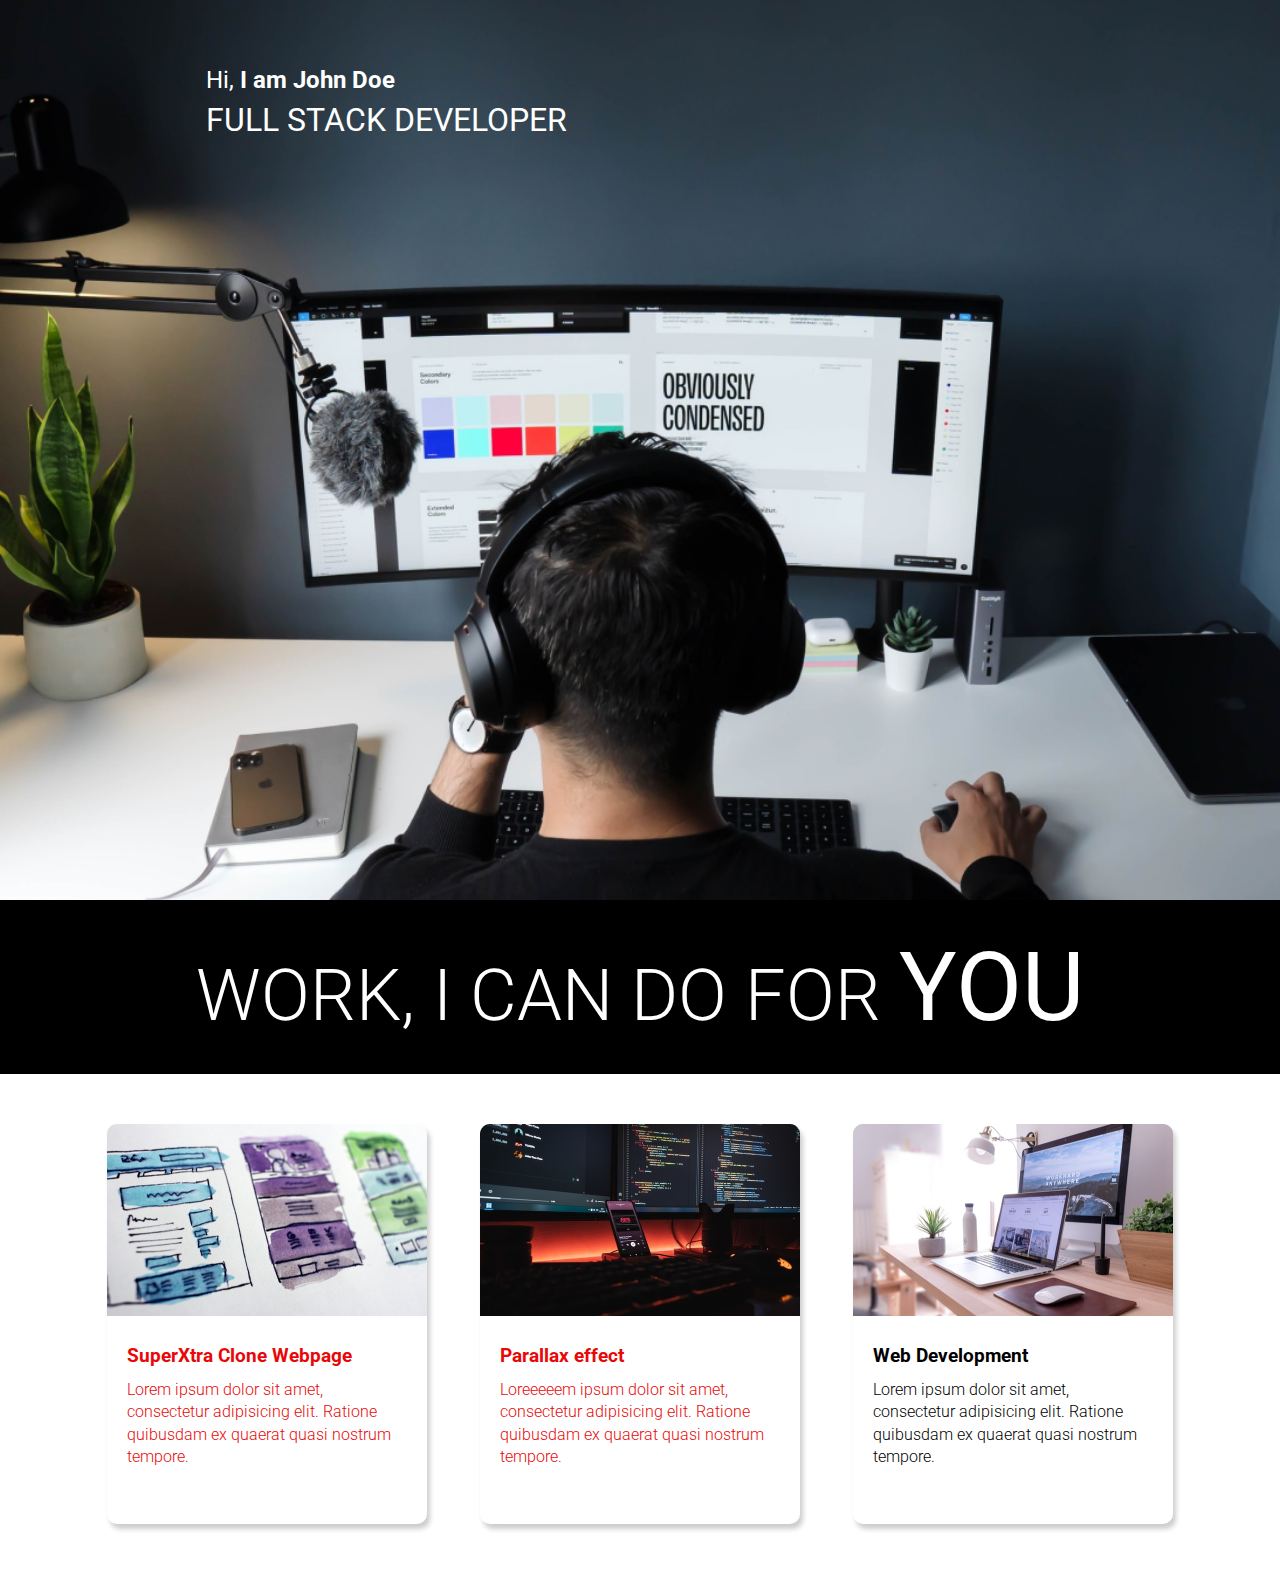
<file: index.html>
<!DOCTYPE html>
<html lang="en">
<head>
    <meta charset="UTF-8">
    <meta name="viewport" content="width=device-width, initial-scale=1.0">
    <title>Developer Teacher Jim Landing Page</title>
    <link rel="stylesheet" href="style.css">
</head>
<body>
  <!--Titulo de la pagina-->
    <section class="title_section">
        <div class="text_container">
          <h2><span class="lg_text">Hi,</span> I am John Doe</h2>
          <h1 class="lg_text">FULL STACK DEVELOPER</h1>
        </div>
      </section>

      <!--Frase en caja negra-->
      <section class="black_box">
        <h2>WORK, I CAN DO FOR <span>YOU</span></h2>
      </section>
    
    <!-- cards de trabajo-->
    <section class="work">
      <!--Card 1-->
      <a href="Clase 33 XtraProject/index.html">
      <div class="grid_item">
        <div class="card">
          <div class="image_container">
            <img src="images/uiux.png" alt="web development" />
          </div>
          <div class="card_content">
            <h3>SuperXtra Clone Webpage</h3>
            <p>Lorem ipsum dolor sit amet, consectetur adipisicing elit. Ratione quibusdam ex quaerat quasi nostrum tempore.</p>
          </div>
        </div>
      </div>
    </a>
      <!-- Card 2 -->
       <a href="Proyecto Parallax/index.html">
      <div class="grid_item">
        <div class="card">
          <div class="image_container">
            <img src="images/mobile.png" alt="web development" />
          </div>
          <div class="card_content">
            <h3>Parallax effect</h3>
            <p>Loreeeeem ipsum dolor sit amet, consectetur adipisicing elit. Ratione quibusdam ex quaerat quasi nostrum tempore.</p>
          </div>
        </div>
      </div>
    </a>

      <!-- Card 3 -->
      <div class="grid_item">
        <div class="card">
          <div class="image_container">
            <img src="images/web.png" alt="web development" />
          </div>
          <div class="card_content">
            <h3>Web Development</h3>
            <p>Lorem ipsum dolor sit amet, consectetur adipisicing elit. Ratione quibusdam ex quaerat quasi nostrum tempore.</p>
          </div>
        </div>
      </div>
    </section>

</body>
</html>
</file>
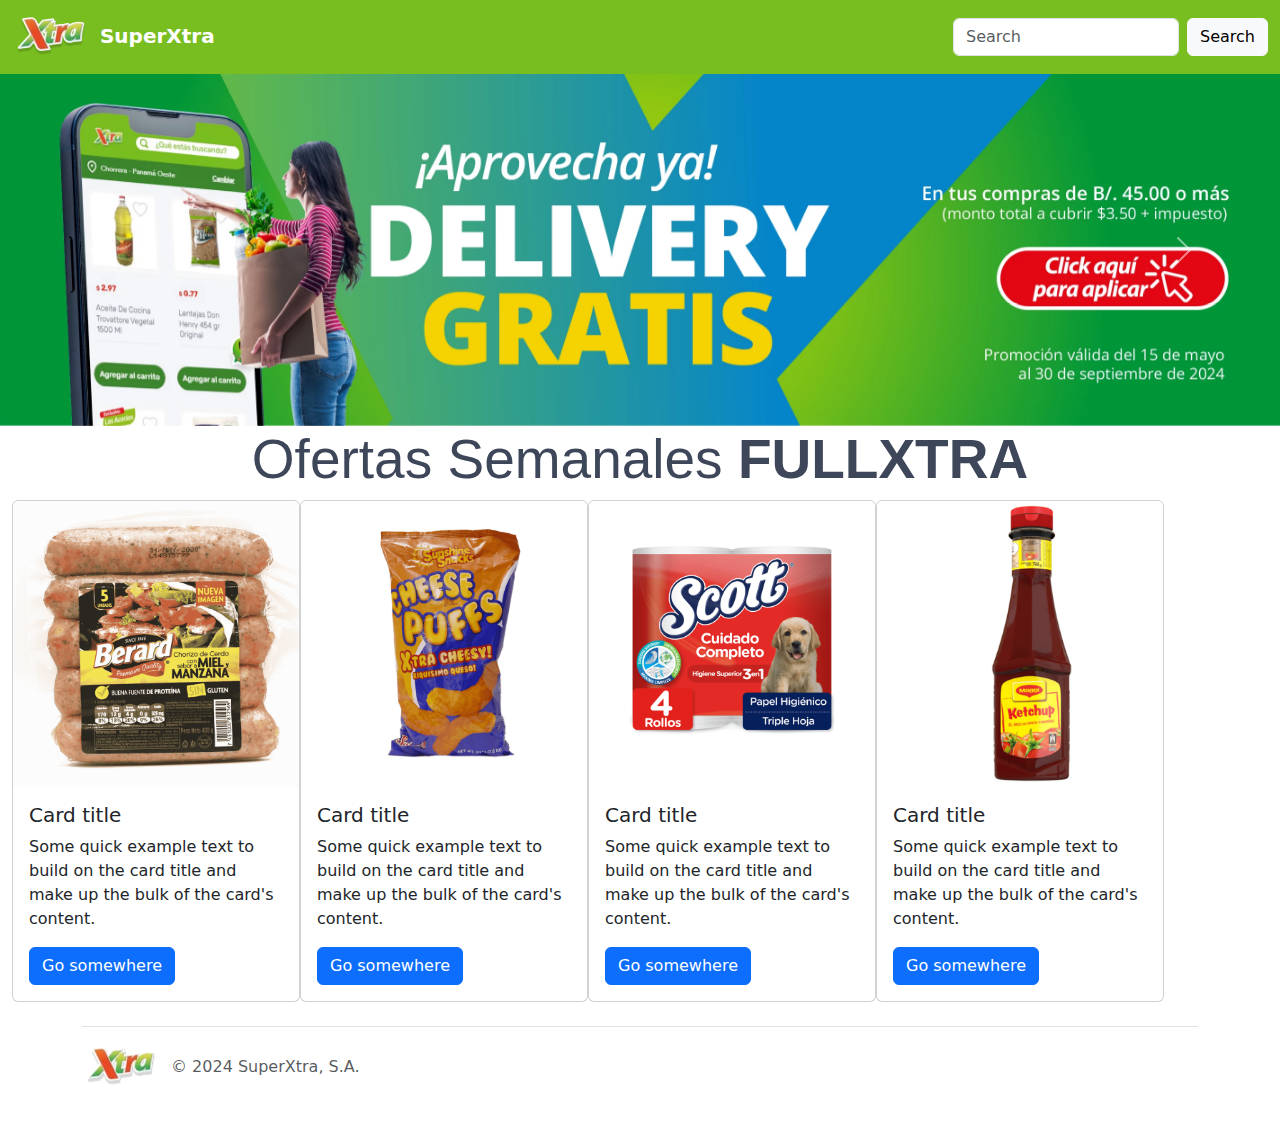
<file: Clase 33 XtraProject/index.html>
<!DOCTYPE html>
  <html lang="en">
  <head>
    <meta charset="UTF-8">
    <meta name="viewport" content="width=device-width, initial-scale=1.0">
    <title>SuperXtraaaaa**</title>

    <!-- Bootstrap CSS -->
    <link href="https://cdn.jsdelivr.net/npm/bootstrap@5.3.3/dist/css/bootstrap.min.css" rel="stylesheet" integrity="sha384-QWTKZyjpPEjISv5WaRU9OFeRpok6YctnYmDr5pNlyT2bRjXh0JMhjY6hW+ALEwIH" crossorigin="anonymous">
    <!--favicon and style sheet-->
    <link rel="shortcut icon" href="assets/Favicon.ico" type="image/x-icon">
    <link rel="stylesheet" href="style.css">
  
  </head>
  <body>
    
    <!--JS Bootstrap-->
    <script src="https://cdn.jsdelivr.net/npm/bootstrap@5.3.3/dist/js/bootstrap.bundle.min.js" integrity="sha384-YvpcrYf0tY3lHB60NNkmXc5s9fDVZLESaAA55NDzOxhy9GkcIdslK1eN7N6jIeHz" crossorigin="anonymous"></script>
	  
    <!--Aqui va el contenido de mi pagina-->
    <header>
        <nav class="navbar">
            <div class="container-fluid">
                <a class="navbar-brand mb-0 h1" href="#">
                    <img src="assets/logoXtra.webp" alt="logoXtra">
                SuperXtra
                </a>
              <form class="d-flex" role="search">
                <input class="form-control me-2" type="search" placeholder="Search" aria-label="Search">
                <button class="btn btn-light" type="submit">Search</button>
              </form>
            </div>
          </nav>
    </header>

    <!--Carousel-->
    <div id="carouselExampleInterval" class="carousel slide" data-bs-ride="carousel">
      <div class="carousel-inner">
        <div class="carousel-item active" data-bs-interval="1000">
          <img src="assets/carusel1.webp" class="d-block w-100" alt="...">
        </div>
        <div class="carousel-item" data-bs-interval="10000">
          <img src="assets/carusel2.png" class="d-block w-100" alt="...">
        </div>
        <div class="carousel-item" data-bs-interval="10000">
          <img src="assets/carusel3.webp" class="d-block w-100" alt="...">
        </div>
      </div>
      <button class="carousel-control-prev" type="button" data-bs-target="#carouselExampleInterval" data-bs-slide="prev">
        <span class="carousel-control-prev-icon" aria-hidden="true"></span>
        <span class="visually-hidden">Previous</span>
      </button>
      <button class="carousel-control-next" type="button" data-bs-target="#carouselExampleInterval" data-bs-slide="next">
        <span class="carousel-control-next-icon" aria-hidden="true"></span>
        <span class="visually-hidden">Next</span>
      </button>
    </div>
    <h2>
      Ofertas Semanales <span>FULLXTRA</span>
    </h2>

    <div class="container-fluid d-flex">
      <!--Card 1-->
      <div class="card" style="width: 18rem;">
        <img src="assets/Producto1.png" class="card-img-top" alt="...">

        <div class="card-body">
          <!--Titulo-->
          <h5 class="card-title">Card title</h5>
          <!--Texto-->
          <p class="card-text">Some quick example text to build on the card title and make up the bulk of the card's content.</p>
          <!--Boton-->
          <a href="#" class="btn btn-primary">Go somewhere</a>
        </div>
      </div>

      <div class="card" style="width: 18rem;">
        <img src="assets/Producto2.png" class="card-img-top" alt="...">
        <div class="card-body">
          <h5 class="card-title">Card title</h5>
          <p class="card-text">Some quick example text to build on the card title and make up the bulk of the card's content.</p>
          <a href="#" class="btn btn-primary">Go somewhere</a>
        </div>
      </div>

      <div class="card" style="width: 18rem;">
        <img src="assets/Producto3.png" class="card-img-top" alt="...">
        <div class="card-body">
          <h5 class="card-title">Card title</h5>
          <p class="card-text">Some quick example text to build on the card title and make up the bulk of the card's content.</p>
          <a href="#" class="btn btn-primary">Go somewhere</a>
        </div>
      </div>
      <div class="card" style="width: 18rem;">
        <img src="assets/Producto4.png" class="card-img-top" alt="...">
        <div class="card-body">
          <h5 class="card-title">Card title</h5>
          <p class="card-text">Some quick example text to build on the card title and make up the bulk of the card's content.</p>
          <a href="#" class="btn btn-primary">Go somewhere</a>
        </div>
    </div>
    </div>

      <div class="container">
        <footer class="d-flex flex-wrap justify-content-between align-items-center py-3 my-4 border-top">
          <div class="col-md-4 d-flex align-items-center">
            <!--Logo del footer-->
            <a href="/" class="mb-3 me-2 mb-md-0 text-body-secondary text-decoration-none lh-1">
              <img src="assets/logoXtra.webp" alt="">
            </a>
            <!--Texto del footer-->
            <span class="mb-3 mb-md-0 text-body-secondary">&copy; 2024 SuperXtra, S.A.</span>
          </div>
        </footer>
      </div>


    

  </body>
</html>
</file>
<file: style.css>
/* Importa la fuente Roboto desde Google Fonts */
@import url("https://fonts.googleapis.com/css2?family=Roboto:ital,wght@0,100;0,300;0,400;0,500;0,700;0,900;1,100;1,300;1,400;1,500;1,700;1,900&display=swap");

/* Estilos globales */
* {
  margin: 0;
  padding: 0;
  box-sizing: border-box;
}

/*Estilos de la página*/
html, body {
  line-height: 1.4;
  font-weight: 300;
  font-family: "Roboto", sans-serif;
}

/* Estilos para la sección del título */
.title_section {
    background-image: url(images/developer.png); /* Imagen de fondo */
    min-height: 100vh; /* Altura mínima del 100% de la ventana */
    background-position: center; /* Centra la imagen de fondo */
    background-size: cover; /* Escala la imagen de fondo para cubrir todo el contenedor */
    background-repeat: no-repeat; /* Evita que la imagen de fondo se repita */
  }

  .text_container {
    color: white; /* Color del texto */
    max-width: 900px; /* Ancho máximo */
    margin: 0 auto; /* Centra el contenedor */
    padding-top: 64px; /* Espaciado superior */
    padding-left: 16px; /* Espaciado izquierdo */
  }
  
  .lg_text {
    font-size: 72 px; /* Tamaño de fuente */
    font-weight: 400; /* Grosor de la fuente */
  }

  .black_box{
    background-color: #000; /* Color de fondo */
  padding: 20px;
}

.black_box h2{
    font-size: 72px; /* Tamaño de fuente */
    color: #fff;
    text-align: center; /* Alineación de texto */
    font-weight: 300; /* Grosor de la fuente */

}

.black_box h2 span{
    font-weight: 400; /* Grosor de la fuente */
    font-size: 96px; /* Tamaño de fuente */
}


/* Sección de trabajos */
.work {
  display: grid; /* Grid para alineación */
  gap: 20px; /* Espacio entre elementos */
  grid-template-columns: repeat(auto-fit, minmax(320px, 1fr)); /* Columnas flexibles */
  max-width: 1100px; /* Ancho máximo */
  margin: 50px auto; /* Margen superior e inferior y centra el contenedor */
}

/* Estilos para cada elemento de la cuadrícula */
.grid_item {
  display: flex; /* Flexbox para alineación */
  justify-content: center; /* Centra los elementos horizontalmente */
  align-items: center; /* Alineación vertical */
}

a {
  text-decoration: none !important; /* Sin subrayado */
  color: rgb(233, 8, 8) !important; /* Color del texto */
}

/* Estilos para las tarjetas */
.card { /* Estilo de fuente */
  max-width: 320px; /* Ancho máximo */
  height: 400px; /* Altura fija */
  border-radius: 10px; /* Bordes redondeados */
  box-shadow: 3px 5px 5px rgba(1, 1, 1, 0.2); /* Sombra de caja */
  transition: 0.2s ease-in-out; /* Transición suave */
}

/* Efecto al pasar el ratón sobre las tarjetas */
.card:hover {
  transform: scale(1.04); /* Escala la tarjeta */
  box-shadow: 3px 5px 5px rgba(1, 1, 1, 0.3); /* Sombra de caja */
  transition: 0.2s ease-in-out; /* Transición suave */
}

/* Contenido de las tarjetas */
.card_content {
  text-decoration:none; /* Sin transformación */
  padding: 20px; /* Espaciado interno */
}

/* Estilos para el título dentro de las tarjetas */
.card_content h3 {

  margin-bottom: 10px; /* Margen inferior */
}
</file>
<file: Clase 33 XtraProject/style.css>
.navbar{
    background-color: #78be21;
}


.navbar-brand{
    font-weight: bold;
    color: white !important;
}

h2{
    font-family: Arial, Helvetica, sans-serif;
    font-size: 55px;
    text-align: center;
    color: #3e465a;
}

h2 span{
    font-weight: bolder;
}
</file>
